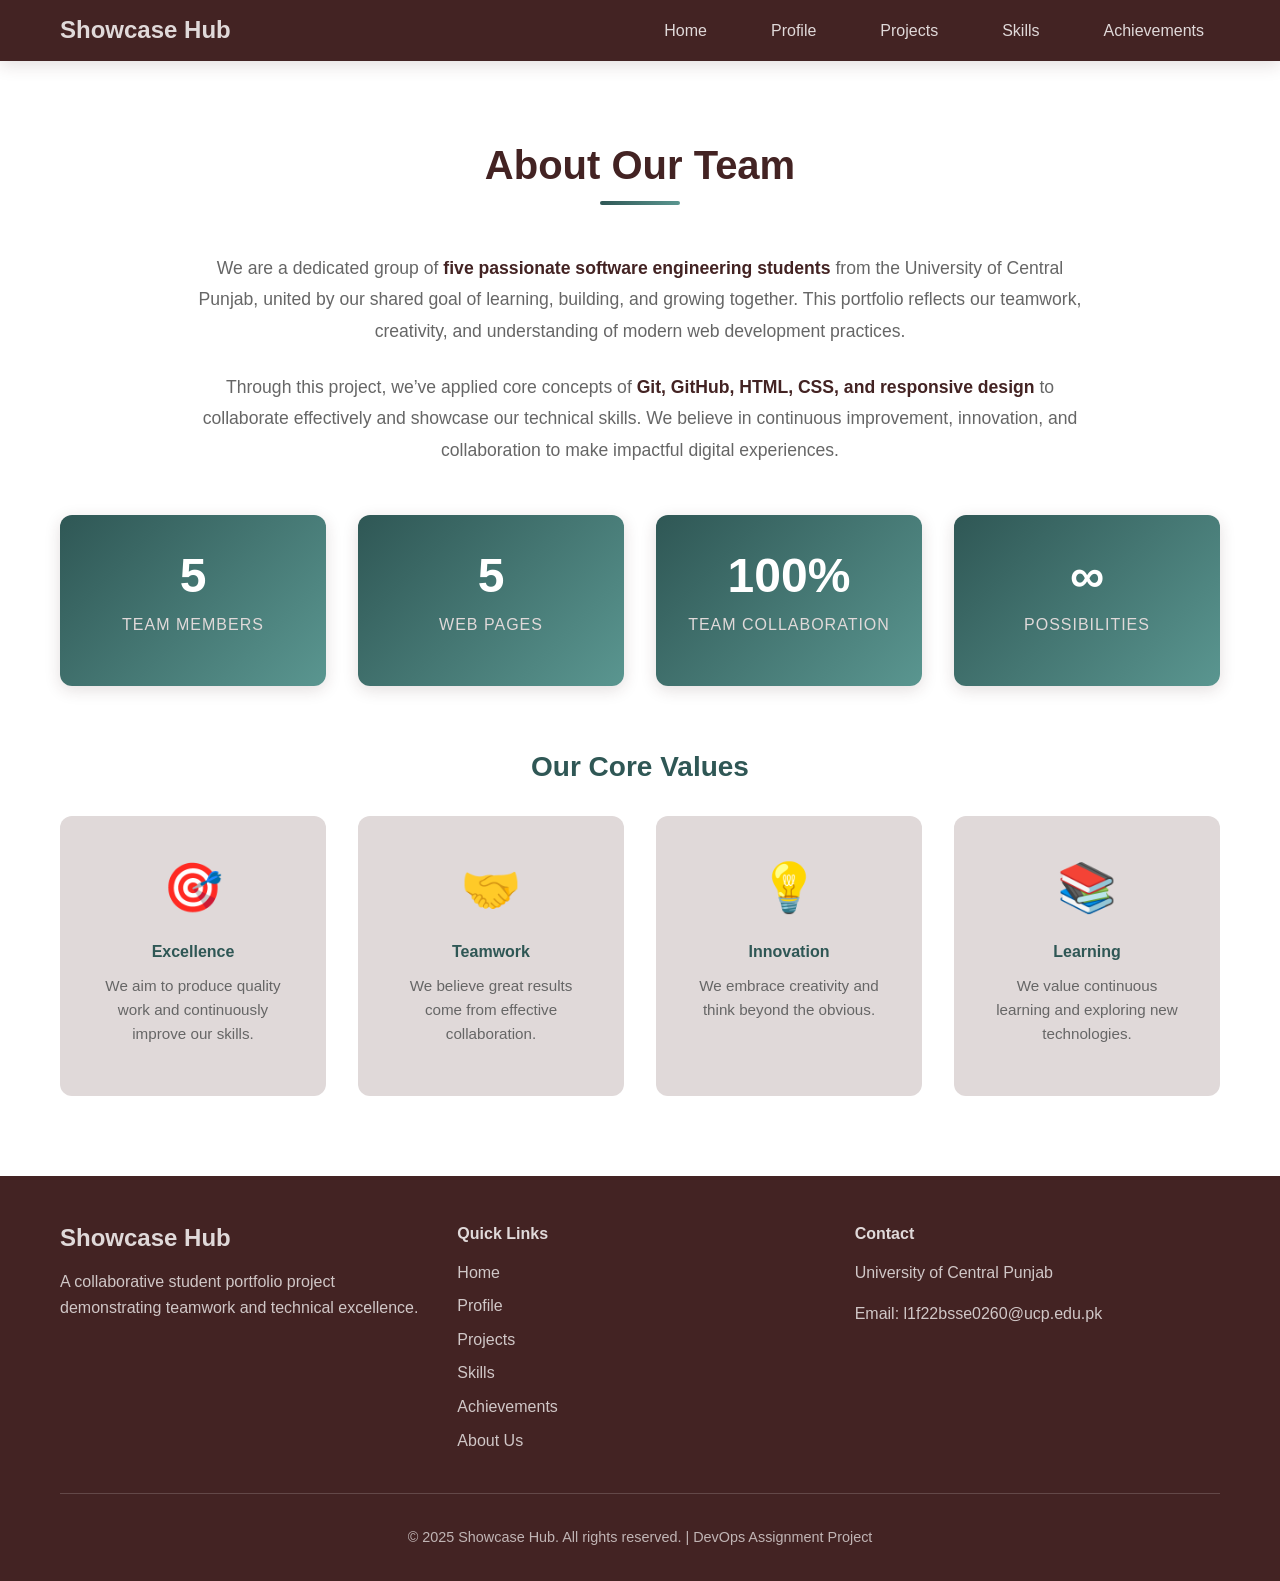
<file: src/about.html>
<!DOCTYPE html>
<html lang="en">

<head>
    <meta charset="UTF-8">
    <meta name="viewport" content="width=device-width, initial-scale=1.0">
    <title>Showcase Hub - About Us</title>
    <link href="../styles/style.css" rel="stylesheet">
</head>

<body>
    <!-- Navigation Bar -->
    <nav class="navbar">
        <div class="nav-container">
            <div class="logo">
                <h1>Showcase Hub</h1>
            </div>
            <ul class="nav-links">
                <li><a href="index.html">Home</a></li>
                <li><a href="profile.html">Profile</a></li>
                <li><a href="projects.html">Projects</a></li>
                <li><a href="skills.html">Skills</a></li>
                <li><a href="achievements.html">Achievements</a></li>
            </ul>
            <div class="hamburger">
                <span></span>
                <span></span>
                <span></span>
            </div>
        </div>
    </nav>

    <!-- About Team Section -->
    <section class="about-team">
        <div class="container fade-in">
            <h2 class="section-title">About Our Team</h2>

            <div class="team-intro">
                <p class="team-description">
                    We are a dedicated group of <strong>five passionate software engineering students</strong> from the
                    University of Central Punjab,
                    united by our shared goal of learning, building, and growing together. This portfolio reflects our
                    teamwork,
                    creativity, and understanding of modern web development practices.
                </p>
                <p class="team-description">
                    Through this project, we’ve applied core concepts of <strong>Git, GitHub, HTML, CSS, and responsive
                        design</strong>
                    to collaborate effectively and showcase our technical skills. We believe in continuous improvement,
                    innovation, and collaboration to make impactful digital experiences.
                </p>
            </div>

            <div class="team-stats">
                <div class="stat-card">
                    <h3 class="stat-number">5</h3>
                    <p class="stat-label">Team Members</p>
                </div>
                <div class="stat-card">
                    <h3 class="stat-number">5</h3>
                    <p class="stat-label">Web Pages</p>
                </div>
                <div class="stat-card">
                    <h3 class="stat-number">100%</h3>
                    <p class="stat-label">Team Collaboration</p>
                </div>
                <div class="stat-card">
                    <h3 class="stat-number">∞</h3>
                    <p class="stat-label">Possibilities</p>
                </div>
            </div>

            <div class="team-values">
                <h3 class="subsection-title">Our Core Values</h3>
                <div class="values-grid">
                    <div class="value-card">
                        <div class="value-icon">🎯</div>
                        <h4>Excellence</h4>
                        <p>We aim to produce quality work and continuously improve our skills.</p>
                    </div>
                    <div class="value-card">
                        <div class="value-icon">🤝</div>
                        <h4>Teamwork</h4>
                        <p>We believe great results come from effective collaboration.</p>
                    </div>
                    <div class="value-card">
                        <div class="value-icon">💡</div>
                        <h4>Innovation</h4>
                        <p>We embrace creativity and think beyond the obvious.</p>
                    </div>
                    <div class="value-card">
                        <div class="value-icon">📚</div>
                        <h4>Learning</h4>
                        <p>We value continuous learning and exploring new technologies.</p>
                    </div>
                </div>
            </div>
        </div>
    </section>

    <!-- Footer -->
    <footer class="footer">
        <div class="container">
            <div class="footer-content">
                <div class="footer-section">
                    <h3>Showcase Hub</h3>
                    <p>A collaborative student portfolio project demonstrating teamwork and technical excellence.</p>
                </div>
                <div class="footer-section">
                    <h4>Quick Links</h4>
                    <ul class="footer-links">
                        <li><a href="index.html">Home</a></li>
                        <li><a href="profile.html">Profile</a></li>
                        <li><a href="projects.html">Projects</a></li>
                        <li><a href="skills.html">Skills</a></li>
                        <li><a href="achievements.html">Achievements</a></li>
                        <li><a href="about.html">About Us</a></li>
                    </ul>
                </div>
                <div class="footer-section">
                    <h4>Contact</h4>
                    <p>University of Central Punjab</p>
                    <p>Email: l1f22bsse0260@ucp.edu.pk</p>
                </div>
            </div>
            <div class="footer-bottom">
                <p>&copy; 2025 Showcase Hub. All rights reserved. | DevOps Assignment Project</p>
            </div>
        </div>
    </footer>

    <script>
        // Mobile menu toggle
        const hamburger = document.querySelector('.hamburger');
        const navLinks = document.querySelector('.nav-links');

        hamburger.addEventListener('click', () => {
            navLinks.classList.toggle('active');
            hamburger.classList.toggle('active');
        });
    </script>
</body>

</html>
</file>
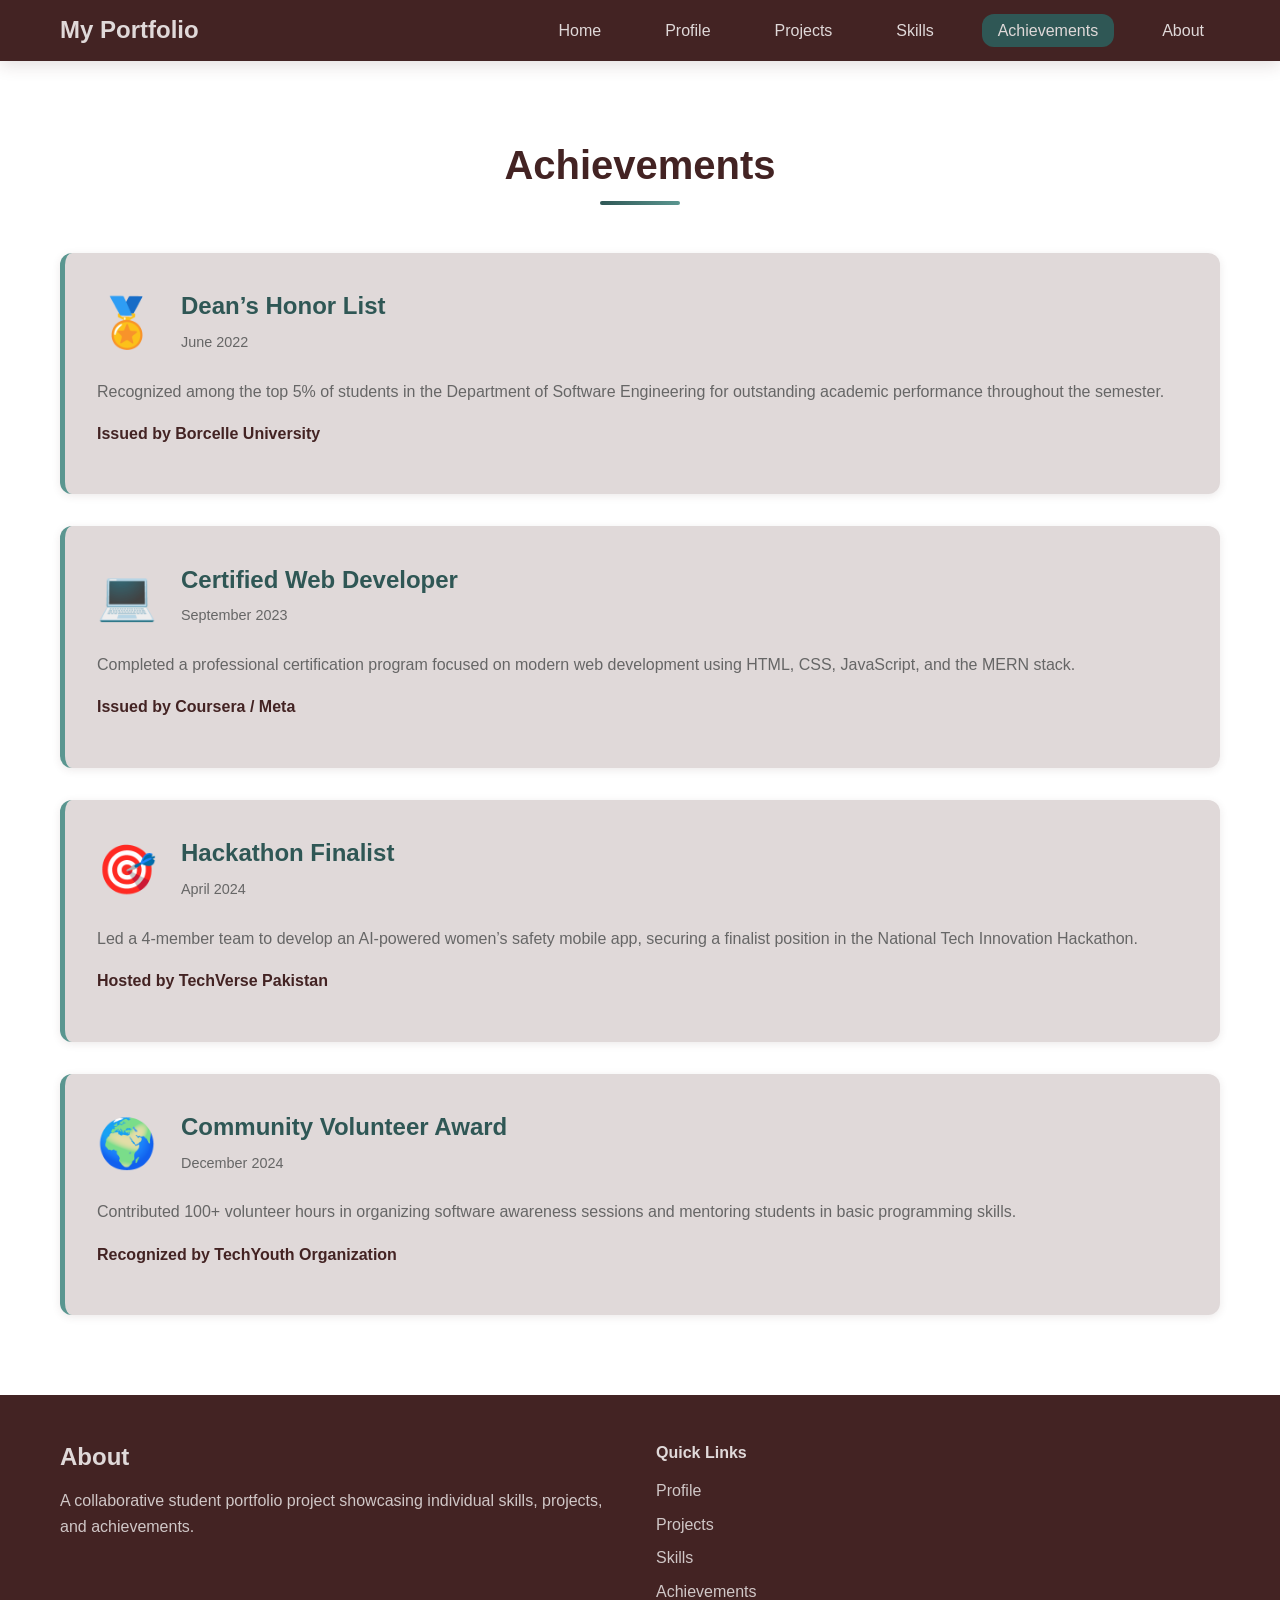
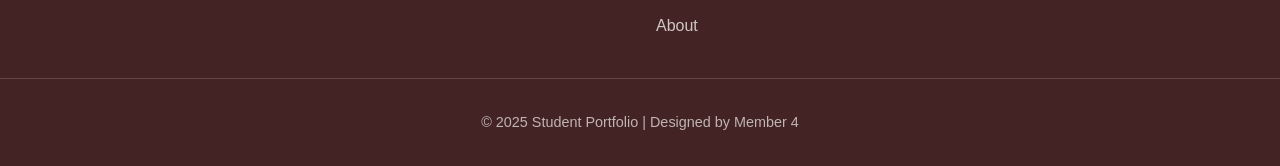
<file: src/achievements.html>
<!DOCTYPE html>
<html lang="en">
<head>
    <meta charset="UTF-8">
    <meta name="viewport" content="width=device-width, initial-scale=1.0">
    <title>Achievements | Student Portfolio</title>
    <link rel="stylesheet" href="../styles/style.css">
</head>
<body>

    <!-- ================= NAVBAR ================= -->
    <nav class="navbar">
        <div class="nav-container">
            <div class="logo">
                <h1>My Portfolio</h1>
            </div>
            <ul class="nav-links">
                <li><a href="index.html">Home</a></li>
                <li><a href="profile.html">Profile</a></li>
                <li><a href="projects.html">Projects</a></li>
                <li><a href="skills.html">Skills</a></li>
                <li><a href="achievements.html" class="active">Achievements</a></li>
                <li><a href="about.html">About</a></li>
            </ul>
            <div class="hamburger">
                <span></span><span></span><span></span>
            </div>
        </div>
    </nav>

    <!-- ================= ACHIEVEMENTS SECTION ================= -->
    <section class="achievements-section fade-in">
        <div class="container">
            <h2 class="section-title">Achievements</h2>

            <div class="achievements-grid">

                <!-- Achievement 1 -->
                <div class="achievement-card slide-in-left">
                    <div class="achievement-header">
                        <div class="achievement-icon">🏅</div>
                        <div>
                            <h3>Dean’s Honor List</h3>
                            <span class="achievement-date">June 2022</span>
                        </div>
                    </div>
                    <p class="achievement-description">
                        Recognized among the top 5% of students in the Department of Software Engineering for outstanding academic performance throughout the semester.
                    </p>
                    <p class="achievement-issuer">Issued by Borcelle University</p>
                </div>

                <!-- Achievement 2 -->
                <div class="achievement-card slide-in-right">
                    <div class="achievement-header">
                        <div class="achievement-icon">💻</div>
                        <div>
                            <h3>Certified Web Developer</h3>
                            <span class="achievement-date">September 2023</span>
                        </div>
                    </div>
                    <p class="achievement-description">
                        Completed a professional certification program focused on modern web development using HTML, CSS, JavaScript, and the MERN stack.
                    </p>
                    <p class="achievement-issuer">Issued by Coursera / Meta</p>
                </div>

                <!-- Achievement 3 -->
                <div class="achievement-card slide-in-left">
                    <div class="achievement-header">
                        <div class="achievement-icon">🎯</div>
                        <div>
                            <h3>Hackathon Finalist</h3>
                            <span class="achievement-date">April 2024</span>
                        </div>
                    </div>
                    <p class="achievement-description">
                        Led a 4-member team to develop an AI-powered women’s safety mobile app, securing a finalist position in the National Tech Innovation Hackathon.
                    </p>
                    <p class="achievement-issuer">Hosted by TechVerse Pakistan</p>
                </div>

                <!-- Achievement 4 -->
                <div class="achievement-card slide-in-right">
                    <div class="achievement-header">
                        <div class="achievement-icon">🌍</div>
                        <div>
                            <h3>Community Volunteer Award</h3>
                            <span class="achievement-date">December 2024</span>
                        </div>
                    </div>
                    <p class="achievement-description">
                        Contributed 100+ volunteer hours in organizing software awareness sessions and mentoring students in basic programming skills.
                    </p>
                    <p class="achievement-issuer">Recognized by TechYouth Organization</p>
                </div>

            </div>
        </div>
    </section>

    <!-- ================= FOOTER ================= -->
    <footer class="footer">
        <div class="container footer-content">
            <div class="footer-section">
                <h3>About</h3>
                <p>A collaborative student portfolio project showcasing individual skills, projects, and achievements.</p>
            </div>
            <div class="footer-section">
                <h4>Quick Links</h4>
                <ul class="footer-links">
                    <li><a href="profile.html">Profile</a></li>
                    <li><a href="projects.html">Projects</a></li>
                    <li><a href="skills.html">Skills</a></li>
                    <li><a href="achievements.html">Achievements</a></li>
                    <li><a href="about.html">About</a></li>
                </ul>
            </div>
        </div>
        <div class="footer-bottom">
            <p>© 2025 Student Portfolio | Designed by Member 4</p>
        </div>
    </footer>

    <!-- ================= SCRIPT ================= -->
    <script>
        const hamburger = document.querySelector('.hamburger');
        const navLinks = document.querySelector('.nav-links');
        hamburger.addEventListener('click', () => {
            hamburger.classList.toggle('active');
            navLinks.classList.toggle('active');
        });
    </script>

</body>
</html>
</file>
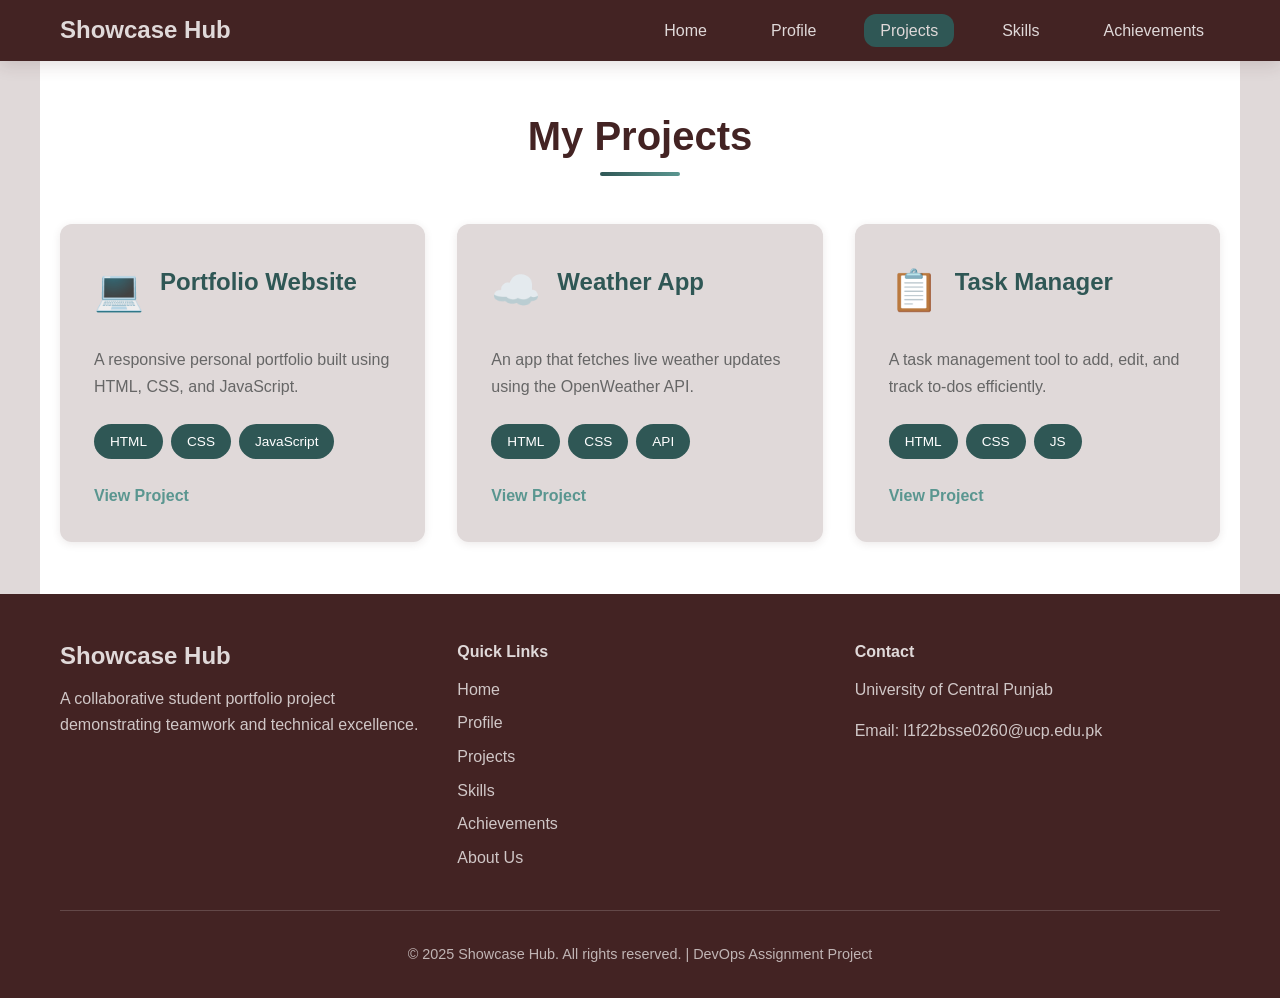
<file: src/projects.html>
<!DOCTYPE html>
<html lang="en">
<head>
    <meta charset="UTF-8">
    <meta name="viewport" content="width=device-width, initial-scale=1.0">
    <title>Showcase Hub - Projects</title>
    <link href="../styles/style.css" rel="stylesheet">
</head>
<body>
    <!-- Navigation Bar -->
    <nav class="navbar">
        <div class="nav-container">
            <div class="logo">
                <h1>Showcase Hub</h1>
            </div>
            <ul class="nav-links">
                <li><a href="index.html">Home</a></li>
                <li><a href="profile.html">Profile</a></li>
                <li><a href="projects.html" class="active">Projects</a></li>
                <li><a href="skills.html">Skills</a></li>
                <li><a href="achievements.html">Achievements</a></li>
            </ul>
            <div class="hamburger">
                <span></span>
                <span></span>
                <span></span>
            </div>
        </div>
    </nav>

    <!-- Projects Section -->
  <section class="projects-section container fade-in">
    <br><br>
    <h2 class="section-title">My Projects</h2>

    <div class="projects-grid">
      <div class="project-card slide-in-left">
        <div class="project-header">
          <span class="project-icon">💻</span>
          <h3>Portfolio Website</h3>
        </div>
        <p class="project-description">
          A responsive personal portfolio built using HTML, CSS, and JavaScript.
        </p>
        <div class="tech-stack">
          <span class="tech-tag">HTML</span>
          <span class="tech-tag">CSS</span>
          <span class="tech-tag">JavaScript</span>
        </div>
        <a href="#" class="project-link">View Project</a>
      </div>

      <div class="project-card slide-in-right">
        <div class="project-header">
          <span class="project-icon">☁️</span>
          <h3>Weather App</h3>
        </div>
        <p class="project-description">
          An app that fetches live weather updates using the OpenWeather API.
        </p>
        <div class="tech-stack">
          <span class="tech-tag">HTML</span>
          <span class="tech-tag">CSS</span>
          <span class="tech-tag">API</span>
        </div>
        <a href="#" class="project-link">View Project</a>
      </div>

      <div class="project-card slide-in-left">
        <div class="project-header">
          <span class="project-icon">📋</span>
          <h3>Task Manager</h3>
        </div>
        <p class="project-description">
          A task management tool to add, edit, and track to-dos efficiently.
        </p>
        <div class="tech-stack">
          <span class="tech-tag">HTML</span>
          <span class="tech-tag">CSS</span>
          <span class="tech-tag">JS</span>
        </div>
        <a href="#" class="project-link">View Project</a>
      </div>
    </div>
    <br><br>
  </section>

   <!-- Footer -->
    <footer class="footer">
        <div class="container">
            <div class="footer-content">
                <div class="footer-section">
                    <h3>Showcase Hub</h3>
                    <p>A collaborative student portfolio project demonstrating teamwork and technical excellence.</p>
                </div>
                <div class="footer-section">
                    <h4>Quick Links</h4>
                    <ul class="footer-links">
                        <li><a href="index.html">Home</a></li>
                        <li><a href="profile.html">Profile</a></li>
                        <li><a href="projects.html">Projects</a></li>
                        <li><a href="skills.html">Skills</a></li>
                        <li><a href="achievements.html">Achievements</a></li>
                        <li><a href="about.html">About Us</a></li>
                    </ul>
                </div>
                <div class="footer-section">
                    <h4>Contact</h4>
                    <p>University of Central Punjab</p>
                    <p>Email: l1f22bsse0260@ucp.edu.pk</p>
                </div>
            </div>
            <div class="footer-bottom">
                <p>&copy; 2025 Showcase Hub. All rights reserved. | DevOps Assignment Project</p>
            </div>
        </div>
    </footer>

    <script>
        // Mobile menu toggle
        const hamburger = document.querySelector('.hamburger');
        const navLinks = document.querySelector('.nav-links');

        hamburger.addEventListener('click', () => {
            navLinks.classList.toggle('active');
            hamburger.classList.toggle('active');
        });
    </script>
</body>
</html>
</file>
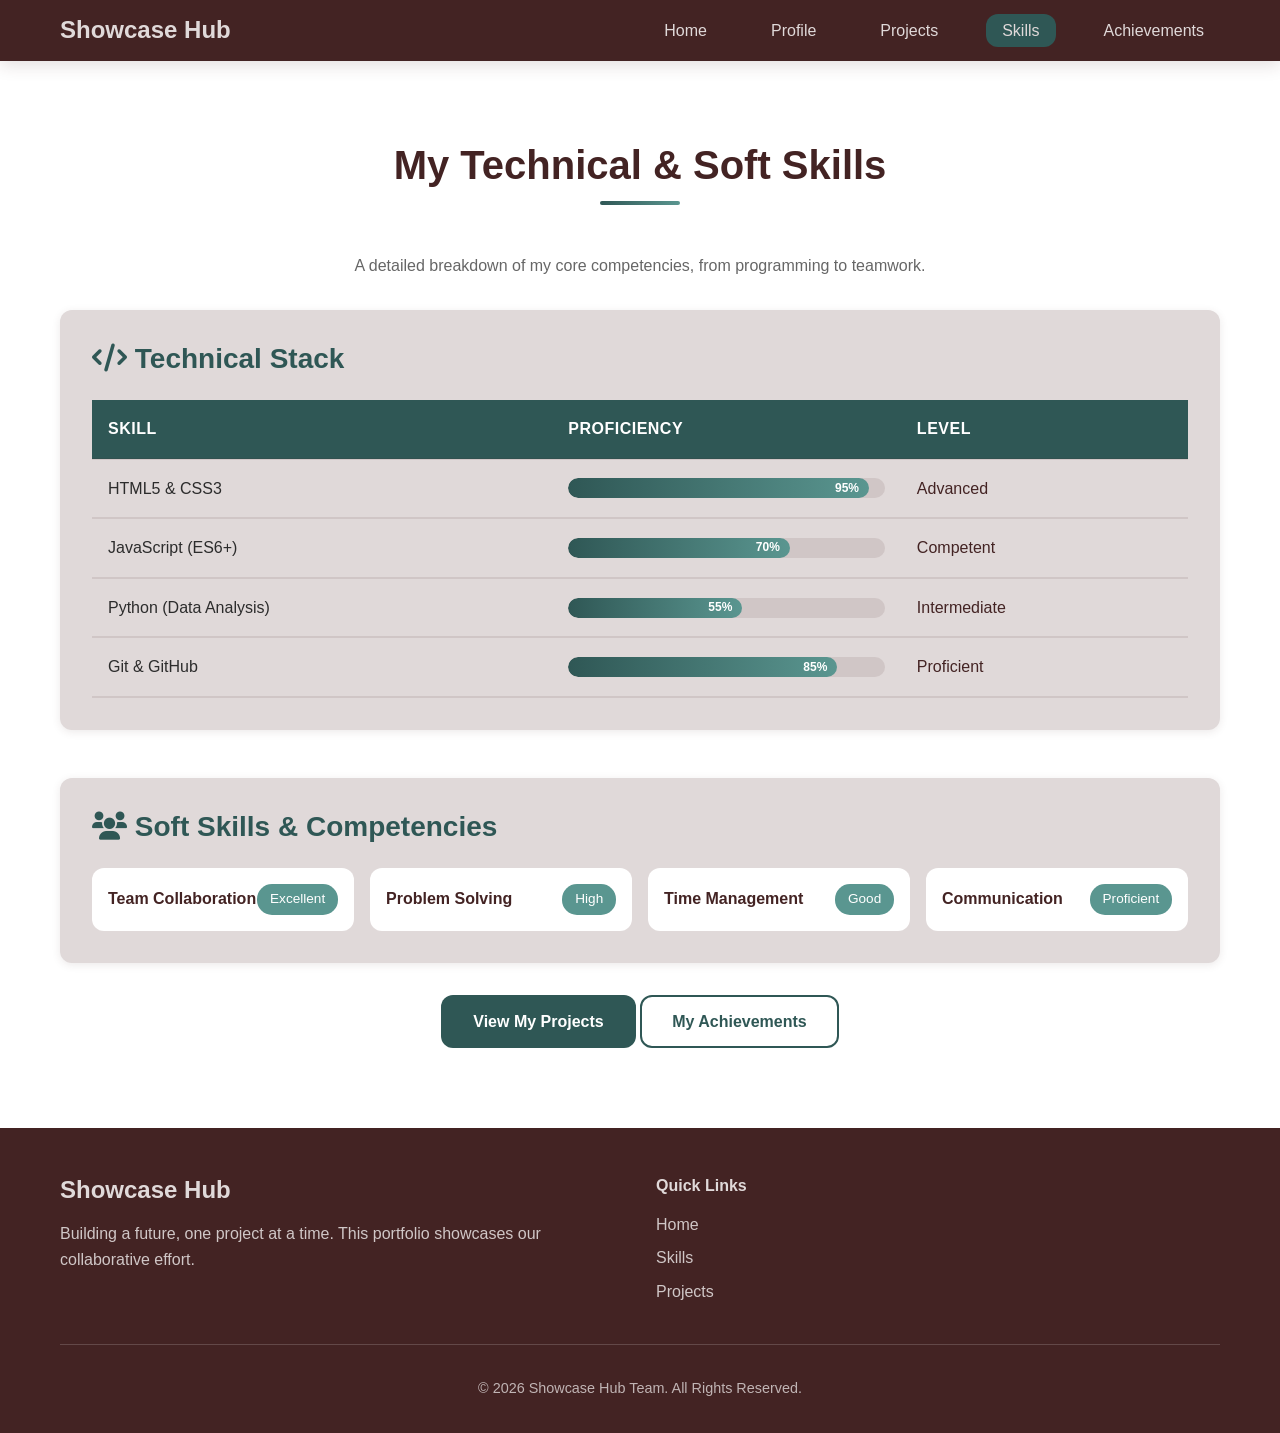
<file: src/skills.html>
<!DOCTYPE html>
<html lang="en">
<head>
    <meta charset="UTF-8">
    <meta name="viewport" content="width=device-width, initial-scale=1.0">
    <title>Skills - Showcase Hub</title>
    <link rel="stylesheet" href="../styles/style.css">
    <link rel="stylesheet" href="https://cdnjs.cloudflare.com/ajax/libs/font-awesome/6.0.0-beta3/css/all.min.css">
</head>
<body>

    <header>
        <nav class="navbar">
            <div class="nav-container">
                <div class="logo"><h1>Showcase Hub</h1></div>
                <ul class="nav-links">
                    <li><a href="index.html">Home</a></li>
                    <li><a href="profile.html">Profile</a></li>
                    <li><a href="projects.html">Projects</a></li>
                    <li><a href="skills.html" class="active">Skills</a></li>
                    <li><a href="achievements.html">Achievements</a></li>
                </ul>
                <div class="hamburger">
                    <span></span>
                    <span></span>
                    <span></span>
                </div>
            </div>
        </nav>
    </header>
    <main>
        <section class="skills-section">
            <div class="container fade-in">
                <h2 class="section-title">My Technical & Soft Skills</h2>
                <p class="text-center mb-4">A detailed breakdown of my core competencies, from programming to teamwork.</p>

                <div class="skills-categories">
                    <div class="skill-category">
                        <h3><i class="fas fa-code text-secondary"></i> Technical Stack</h3>
                        <table class="skills-table">
                            <thead>
                                <tr>
                                    <th>Skill</th>
                                    <th>Proficiency</th>
                                    <th>Level</th>
                                </tr>
                            </thead>
                            <tbody>
                                <tr>
                                    <td>HTML5 & CSS3</td>
                                    <td>
                                        <div class="skill-bar-container">
                                            <div class="skill-bar" style="width: 95%;">95%</div>
                                        </div>
                                    </td>
                                    <td class="text-primary">Advanced</td>
                                </tr>
                                <tr>
                                    <td>JavaScript (ES6+)</td>
                                    <td>
                                        <div class="skill-bar-container">
                                            <div class="skill-bar" style="width: 70%;">70%</div>
                                        </div>
                                    </td>
                                    <td class="text-primary">Competent</td>
                                </tr>
                                <tr>
                                    <td>Python (Data Analysis)</td>
                                    <td>
                                        <div class="skill-bar-container">
                                            <div class="skill-bar" style="width: 55%;">55%</div>
                                        </div>
                                    </td>
                                    <td class="text-primary">Intermediate</td>
                                </tr>
                                <tr>
                                    <td>Git & GitHub</td>
                                    <td>
                                        <div class="skill-bar-container">
                                            <div class="skill-bar" style="width: 85%;">85%</div>
                                        </div>
                                    </td>
                                    <td class="text-primary">Proficient</td>
                                </tr>
                                </tbody>
                        </table>
                    </div>

                    <div class="skill-category">
                        <h3><i class="fas fa-users text-secondary"></i> Soft Skills & Competencies</h3>
                        <div class="skills-list">
                            <div class="skill-item">
                                <span class="skill-name">Team Collaboration</span>
                                <span class="skill-level">Excellent</span>
                            </div>
                            <div class="skill-item">
                                <span class="skill-name">Problem Solving</span>
                                <span class="skill-level">High</span>
                            </div>
                            <div class="skill-item">
                                <span class="skill-name">Time Management</span>
                                <span class="skill-level">Good</span>
                            </div>
                            <div class="skill-item">
                                <span class="skill-name">Communication</span>
                                <span class="skill-level">Proficient</span>
                            </div>
                            </div>
                    </div>
                </div>

                <div class="text-center mt-4">
                    <a href="projects.html" class="btn btn-primary">View My Projects</a>
                    <a href="achievements.html" class="btn btn-secondary">My Achievements</a>
                </div>

            </div>
        </section>
    </main>

    <footer class="footer">
        <div class="container">
            <div class="footer-content">
                <div class="footer-section">
                    <h3>Showcase Hub</h3>
                    <p>Building a future, one project at a time. This portfolio showcases our collaborative effort.</p>
                </div>
                <div class="footer-section">
                    <h4>Quick Links</h4>
                    <ul class="footer-links">
                        <li><a href="index.html">Home</a></li>
                        <li><a href="skills.html">Skills</a></li>
                        <li><a href="projects.html">Projects</a></li>
                    </ul>
                </div>
            </div>
            <div class="footer-bottom">
                <p>&copy; <script>document.write(new Date().getFullYear())</script> Showcase Hub Team. All Rights Reserved.</p>
            </div>
        </div>
    </footer>

    <script>
        document.addEventListener('DOMContentLoaded', () => {
            const hamburger = document.querySelector('.hamburger');
            const navLinks = document.querySelector('.nav-links');

            if (hamburger && navLinks) {
                hamburger.addEventListener('click', () => {
                    navLinks.classList.toggle('active');
                    hamburger.classList.toggle('active');
                });
            }
        });
    </script>
</body>
</html>
</file>
<file: styles/style.css>
/* ==========================================
   GLOBAL STYLES & CSS RESET
   ========================================== */

* {
    margin: 0;
    padding: 0;
    box-sizing: border-box;
}

:root {
    --color-primary: #432323;
    --color-secondary: #2F5755;
    --color-accent: #5A9690;
    --color-light: #E0D9D9;
    --color-white: #FFFFFF;
    --color-text: #2C2C2C;
    --color-text-light: #666666;
    
    --shadow-sm: 0 2px 8px rgba(67, 35, 35, 0.1);
    --shadow-md: 0 4px 16px rgba(67, 35, 35, 0.15);
    --shadow-lg: 0 8px 24px rgba(67, 35, 35, 0.2);
    
    --transition: all 0.3s ease;
    --border-radius: 12px;
}

body {
    font-family: 'Segoe UI', Tahoma, Geneva, Verdana, sans-serif;
    line-height: 1.6;
    color: var(--color-text);
    background-color: var(--color-light);
    overflow-x: hidden;
}

img {
    max-width: 100%;
    height: auto;
    display: block;
}

a {
    text-decoration: none;
    color: inherit;
}

ul {
    list-style: none;
}

/* ==========================================
   TYPOGRAPHY
   ========================================== */

h1, h2, h3, h4, h5, h6 {
    font-weight: 700;
    line-height: 1.2;
    color: var(--color-primary);
}

h1 {
    font-size: 2.5rem;
}

h2 {
    font-size: 2rem;
}

h3 {
    font-size: 1.5rem;
}

p {
    margin-bottom: 1rem;
    color: var(--color-text-light);
}

strong {
    font-weight: 700;
    color: var(--color-primary);
}

/* ==========================================
   CONTAINER & LAYOUT
   ========================================== */

.container {
    max-width: 1200px;
    margin: 0 auto;
    padding: 0 20px;
}

section {
    padding: 80px 0;
}

/* ==========================================
   NAVIGATION BAR
   ========================================== */

.navbar {
    background-color: var(--color-primary);
    padding: 1rem 0;
    position: sticky;
    top: 0;
    z-index: 1000;
    box-shadow: var(--shadow-md);
}

.nav-container {
    max-width: 1200px;
    margin: 0 auto;
    padding: 0 20px;
    display: flex;
    justify-content: space-between;
    align-items: center;
}

.logo h1 {
    color: var(--color-light);
    font-size: 1.5rem;
    font-weight: 700;
}

.nav-links {
    display: flex;
    gap: 2rem;
    align-items: center;
}

.nav-links li a {
    color: var(--color-light);
    font-weight: 500;
    padding: 0.5rem 1rem;
    border-radius: var(--border-radius);
    transition: var(--transition);
}

.nav-links li a:hover,
.nav-links li a.active {
    background-color: var(--color-secondary);
    transform: translateY(-2px);
}

.hamburger {
    display: none;
    flex-direction: column;
    gap: 4px;
    cursor: pointer;
    padding: 5px;
}

.hamburger span {
    width: 25px;
    height: 3px;
    background-color: var(--color-light);
    border-radius: 2px;
    transition: var(--transition);
}

/* ==========================================
   BUTTONS
   ========================================== */

.btn {
    display: inline-block;
    padding: 12px 30px;
    border-radius: var(--border-radius);
    font-weight: 600;
    text-align: center;
    transition: var(--transition);
    cursor: pointer;
    border: 2px solid transparent;
}

.btn-primary {
    background-color: var(--color-secondary);
    color: var(--color-white);
}

.btn-primary:hover {
    background-color: var(--color-accent);
    transform: translateY(-3px);
    box-shadow: var(--shadow-md);
}

.btn-secondary {
    background-color: transparent;
    color: var(--color-secondary);
    border: 2px solid var(--color-secondary);
}

.btn-secondary:hover {
    background-color: var(--color-secondary);
    color: var(--color-white);
    transform: translateY(-3px);
}

/* ==========================================
   HERO SECTION
   ========================================== */

.hero {
    display: grid;
    grid-template-columns: 1fr 1fr;
    gap: 3rem;
    align-items: center;
    padding: 80px 20px;
    max-width: 1200px;
    margin: 0 auto;
    min-height: 500px;
}

.hero-content {
    padding: 2rem;
}

.hero-title {
    font-size: 3rem;
    color: var(--color-primary);
    margin-bottom: 1rem;
    line-height: 1.1;
}

.hero-subtitle {
    font-size: 1.25rem;
    color: var(--color-text-light);
    margin-bottom: 2rem;
}

.hero-buttons {
    display: flex;
    gap: 1rem;
    flex-wrap: wrap;
}

.hero-image img {
    border-radius: var(--border-radius);
    box-shadow: var(--shadow-lg);
    width: 100%;
    object-fit: cover;
    max-height: 400px;
}

/* ==========================================
   SECTION TITLES
   ========================================== */

.section-title {
    text-align: center;
    font-size: 2.5rem;
    color: var(--color-primary);
    margin-bottom: 3rem;
    position: relative;
    padding-bottom: 1rem;
}

.section-title::after {
    content: '';
    position: absolute;
    bottom: 0;
    left: 50%;
    transform: translateX(-50%);
    width: 80px;
    height: 4px;
    background: linear-gradient(to right, var(--color-secondary), var(--color-accent));
    border-radius: 2px;
}

.subsection-title {
    font-size: 1.75rem;
    color: var(--color-secondary);
    margin-bottom: 2rem;
    text-align: center;
}

/* ==========================================
   ABOUT TEAM SECTION
   ========================================== */

.about-team {
    background-color: var(--color-white);
}

.team-intro {
    max-width: 900px;
    margin: 0 auto 3rem;
    text-align: center;
}

.team-description {
    font-size: 1.1rem;
    line-height: 1.8;
    margin-bottom: 1.5rem;
}

.team-stats {
    display: grid;
    grid-template-columns: repeat(auto-fit, minmax(200px, 1fr));
    gap: 2rem;
    margin-bottom: 4rem;
}

.stat-card {
    background: linear-gradient(135deg, var(--color-secondary), var(--color-accent));
    padding: 2rem;
    border-radius: var(--border-radius);
    text-align: center;
    color: var(--color-white);
    box-shadow: var(--shadow-md);
    transition: var(--transition);
}

.stat-card:hover {
    transform: translateY(-8px);
    box-shadow: var(--shadow-lg);
}

.stat-number {
    font-size: 3rem;
    font-weight: 800;
    margin-bottom: 0.5rem;
    color: var(--color-white);
}

.stat-label {
    font-size: 1rem;
    font-weight: 500;
    text-transform: uppercase;
    letter-spacing: 1px;
    color: var(--color-light);
}

.team-values {
    margin-top: 4rem;
}

.values-grid {
    display: grid;
    grid-template-columns: repeat(auto-fit, minmax(250px, 1fr));
    gap: 2rem;
}

.value-card {
    background-color: var(--color-light);
    padding: 2rem;
    border-radius: var(--border-radius);
    text-align: center;
    transition: var(--transition);
    border: 2px solid transparent;
}

.value-card:hover {
    border-color: var(--color-accent);
    transform: translateY(-5px);
    box-shadow: var(--shadow-md);
}

.value-icon {
    font-size: 3rem;
    margin-bottom: 1rem;
}

.value-card h4 {
    color: var(--color-secondary);
    margin-bottom: 0.75rem;
}

.value-card p {
    font-size: 0.95rem;
    line-height: 1.6;
}

/* Simple Responsive Design */
@media (max-width: 768px) {
  .nav-links {
    position: fixed;
    left: -100%;
    top: 70px;
    flex-direction: column;
    background: var(--color-primary);
    width: 100%;
    text-align: center;
    transition: var(--transition);
    padding: 1.5rem 0;
  }

  .nav-links.active { left: 0; }

  .projects-grid,
  .team-stats,
  .values-grid,
  .profile-container {
    grid-template-columns: 1fr;
    gap: 1.5rem;
  }

  .section-title { font-size: 1.75rem; }
  .project-card { padding: 1.5rem; }
  .footer-content { grid-template-columns: 1fr; text-align: center; }
}

/* ==========================================
   QUICK NAVIGATION CARDS
   ========================================== */

.quick-nav {
    background-color: var(--color-light);
}

.nav-cards {
    display: grid;
    grid-template-columns: repeat(auto-fit, minmax(280px, 1fr));
    gap: 2rem;
}

.nav-card {
    background-color: var(--color-white);
    border-radius: var(--border-radius);
    overflow: hidden;
    box-shadow: var(--shadow-sm);
    transition: var(--transition);
    cursor: pointer;
}

.nav-card:hover {
    transform: translateY(-10px);
    box-shadow: var(--shadow-lg);
}

.nav-card img {
    width: 100%;
    height: 200px;
    object-fit: cover;
}

.nav-card-content {
    padding: 1.5rem;
}

.nav-card-content h3 {
    color: var(--color-secondary);
    margin-bottom: 0.75rem;
    font-size: 1.5rem;
}

.nav-card-content p {
    font-size: 0.95rem;
    color: var(--color-text-light);
}

/* ==========================================
   PROFILE PAGE STYLES
   ========================================== */

.profile-section {
    background-color: var(--color-white);
}

.profile-container {
    display: grid;
    grid-template-columns: 1fr 2fr;
    gap: 3rem;
    align-items: start;
}

.profile-image-wrapper {
    text-align: center;
}

.profile-image {
    width: 100%;
    max-width: 350px;
    border-radius: var(--border-radius);
    box-shadow: var(--shadow-lg);
    margin-bottom: 1.5rem;
}

.profile-details h3 {
    color: var(--color-secondary);
    margin-bottom: 1rem;
    font-size: 1.75rem;
}

.profile-details p {
    margin-bottom: 1rem;
    line-height: 1.8;
}

.info-card {
    background-color: var(--color-light);
    padding: 1.5rem;
    border-radius: var(--border-radius);
    margin-bottom: 1.5rem;
}

.info-card h4 {
    color: var(--color-primary);
    margin-bottom: 1rem;
}

.info-list {
    list-style: none;
}

.info-list li {
    padding: 0.5rem 0;
    border-bottom: 1px solid rgba(67, 35, 35, 0.1);
}

.info-list li:last-child {
    border-bottom: none;
}

/* ==========================================
   PROJECTS PAGE STYLES
   ========================================== */

.projects-section {
    background-color: var(--color-white);
}

.projects-grid {
    display: grid;
    grid-template-columns: repeat(auto-fit, minmax(320px, 1fr));
    gap: 2rem;
}

.project-card {
    background-color: var(--color-light);
    border-radius: var(--border-radius);
    padding: 2rem;
    box-shadow: var(--shadow-sm);
    transition: var(--transition);
    border: 2px solid transparent;
}

.project-card:hover {
    border-color: var(--color-accent);
    transform: translateY(-5px);
    box-shadow: var(--shadow-md);
}

.project-header {
    display: flex;
    align-items: center;
    gap: 1rem;
    margin-bottom: 1.5rem;
}

.project-icon {
    font-size: 2.5rem;
}

.project-card h3 {
    color: var(--color-secondary);
    margin-bottom: 1rem;
}

.project-description {
    margin-bottom: 1.5rem;
    line-height: 1.7;
}

.tech-stack {
    display: flex;
    flex-wrap: wrap;
    gap: 0.5rem;
    margin-bottom: 1.5rem;
}

.tech-tag {
    background-color: var(--color-secondary);
    color: var(--color-white);
    padding: 0.4rem 1rem;
    border-radius: 20px;
    font-size: 0.85rem;
    font-weight: 500;
}

.project-link {
    color: var(--color-accent);
    font-weight: 600;
    transition: var(--transition);
}

.project-link:hover {
    color: var(--color-secondary);
    text-decoration: underline;
}

/* ==========================================
   SIMPLE RESPONSIVE DESIGN FOR PROJECTS PAGE
   ========================================== */
@media (max-width: 768px) {
  .projects-grid {
    grid-template-columns: 1fr;
    gap: 1.5rem;
    padding: 0 1rem;
  }

  .project-card {
    padding: 1.5rem;
  }

  .section-title {
    font-size: 1.75rem;
    text-align: center;
  }

  .project-description {
    font-size: 0.95rem;
  }
}


/* ==========================================
   SKILLS PAGE STYLES
   ========================================== */

.skills-section {
    background-color: var(--color-white);
}

.skills-categories {
    display: grid;
    gap: 3rem;
}

.skill-category {
    background-color: var(--color-light);
    padding: 2rem;
    border-radius: var(--border-radius);
    box-shadow: var(--shadow-sm);
}

.skill-category h3 {
    color: var(--color-secondary);
    margin-bottom: 1.5rem;
    font-size: 1.75rem;
}

.skills-table {
    width: 100%;
    border-collapse: collapse;
}

.skills-table th,
.skills-table td {
    padding: 1rem;
    text-align: left;
    border-bottom: 2px solid rgba(67, 35, 35, 0.1);
}

.skills-table th {
    background-color: var(--color-secondary);
    color: var(--color-white);
    font-weight: 600;
    text-transform: uppercase;
    letter-spacing: 0.5px;
}

.skills-table tr:hover {
    background-color: rgba(90, 150, 144, 0.1);
}

.skill-bar-container {
    background-color: rgba(67, 35, 35, 0.1);
    border-radius: 20px;
    height: 20px;
    overflow: hidden;
}

.skill-bar {
    background: linear-gradient(to right, var(--color-secondary), var(--color-accent));
    height: 100%;
    border-radius: 20px;
    transition: width 1s ease;
    display: flex;
    align-items: center;
    justify-content: flex-end;
    padding-right: 10px;
    color: var(--color-white);
    font-size: 0.75rem;
    font-weight: 600;
}

.skills-list {
    display: grid;
    grid-template-columns: repeat(auto-fit, minmax(250px, 1fr));
    gap: 1rem;
}

.skill-item {
    background-color: var(--color-white);
    padding: 1rem;
    border-radius: var(--border-radius);
    display: flex;
    justify-content: space-between;
    align-items: center;
    transition: var(--transition);
}

.skill-item:hover {
    transform: translateX(10px);
    box-shadow: var(--shadow-sm);
}

.skill-name {
    font-weight: 600;
    color: var(--color-primary);
}

.skill-level {
    background-color: var(--color-accent);
    color: var(--color-white);
    padding: 0.3rem 0.8rem;
    border-radius: 15px;
    font-size: 0.85rem;
    font-weight: 500;
}

/* ==========================================
   ACHIEVEMENTS PAGE STYLES
   ========================================== */

.achievements-section {
    background-color: var(--color-white);
}

.achievements-grid {
    display: grid;
    gap: 2rem;
}

.achievement-card {
    background-color: var(--color-light);
    padding: 2rem;
    border-radius: var(--border-radius);
    border-left: 5px solid var(--color-accent);
    box-shadow: var(--shadow-sm);
    transition: var(--transition);
}

.achievement-card:hover {
    transform: translateX(10px);
    box-shadow: var(--shadow-md);
    border-left-color: var(--color-secondary);
}

.achievement-header {
    display: flex;
    align-items: center;
    gap: 1.5rem;
    margin-bottom: 1rem;
}

.achievement-icon {
    font-size: 3rem;
    flex-shrink: 0;
}

.achievement-card h3 {
    color: var(--color-secondary);
    margin-bottom: 0.5rem;
}

.achievement-date {
    color: var(--color-text-light);
    font-size: 0.9rem;
    font-weight: 500;
}

.achievement-description {
    margin-top: 1rem;
    line-height: 1.7;
}

.achievement-issuer {
    margin-top: 1rem;
    font-weight: 600;
    color: var(--color-primary);
}

/* ==========================================
   FOOTER
   ========================================== */

.footer {
    background-color: var(--color-primary);
    color: var(--color-light);
    padding: 3rem 0 1rem;
}

.footer-content {
    display: grid;
    grid-template-columns: repeat(auto-fit, minmax(250px, 1fr));
    gap: 2rem;
    margin-bottom: 2rem;
}

.footer-section h3,
.footer-section h4 {
    color: var(--color-light);
    margin-bottom: 1rem;
}

.footer-section p {
    color: var(--color-light);
    opacity: 0.9;
    line-height: 1.6;
}

.footer-links li {
    margin-bottom: 0.5rem;
}

.footer-links a {
    color: var(--color-light);
    opacity: 0.9;
    transition: var(--transition);
}

.footer-links a:hover {
    opacity: 1;
    color: var(--color-accent);
    padding-left: 5px;
}

.footer-bottom {
    text-align: center;
    padding-top: 2rem;
    border-top: 1px solid rgba(224, 217, 217, 0.2);
}

.footer-bottom p {
    color: var(--color-light);
    opacity: 0.8;
    font-size: 0.9rem;
}

/* ==========================================
   RESPONSIVE DESIGN - MEDIA QUERIES
   ========================================== */

/* Tablet */
@media (max-width: 968px) {
    .hero {
        grid-template-columns: 1fr;
        padding: 60px 20px;
    }
    
    .hero-image {
        order: -1;
    }
    
    .hero-title {
        font-size: 2.5rem;
    }
    
    .profile-container {
        grid-template-columns: 1fr;
    }
    
    .profile-image-wrapper {
        margin-bottom: 2rem;
    }
    
    .team-stats {
        grid-template-columns: repeat(2, 1fr);
    }
    
    .values-grid {
        grid-template-columns: repeat(2, 1fr);
    }
    
    section {
        padding: 60px 0;
    }
    
    .section-title {
        font-size: 2rem;
    }
}

/* Mobile */
@media (max-width: 768px) {
    .hamburger {
        display: flex;
    }
    
    .nav-links {
        position: fixed;
        left: -100%;
        top: 70px;
        flex-direction: column;
        background-color: var(--color-primary);
        width: 100%;
        text-align: center;
        transition: var(--transition);
        box-shadow: var(--shadow-lg);
        padding: 2rem 0;
        gap: 0;
    }
    
    .nav-links.active {
        left: 0;
    }
    
    .nav-links li {
        width: 100%;
        padding: 0.5rem 0;
    }
    
    .nav-links li a {
        display: block;
        width: 100%;
        padding: 1rem;
    }
    
    .hamburger.active span:nth-child(1) {
        transform: rotate(45deg) translate(5px, 5px);
    }
    
    .hamburger.active span:nth-child(2) {
        opacity: 0;
    }
    
    .hamburger.active span:nth-child(3) {
        transform: rotate(-45deg) translate(7px, -6px);
    }
    
    .hero-title {
        font-size: 2rem;
    }
    
    .hero-subtitle {
        font-size: 1rem;
    }
    
    .hero-buttons {
        flex-direction: column;
    }
    
    .hero-buttons .btn {
        width: 100%;
    }
    
    .team-stats {
        grid-template-columns: 1fr;
    }
    
    .values-grid {
        grid-template-columns: 1fr;
    }
    
    .nav-cards {
        grid-template-columns: 1fr;
    }
    
    .projects-grid {
        grid-template-columns: 1fr;
    }
    
    .skills-list {
        grid-template-columns: 1fr;
    }
    
    .footer-content {
        grid-template-columns: 1fr;
        text-align: center;
    }
    
    h1 {
        font-size: 2rem;
    }
    
    h2 {
        font-size: 1.75rem;
    }
    
    .section-title {
        font-size: 1.75rem;
    }
    
    .subsection-title {
        font-size: 1.5rem;
    }
    
    section {
        padding: 40px 0;
    }
    
    .skills-table {
        font-size: 0.9rem;
    }
    
    .skills-table th,
    .skills-table td {
        padding: 0.75rem 0.5rem;
    }
}

/* Small Mobile */
@media (max-width: 480px) {
    .hero-title {
        font-size: 1.75rem;
    }
    
    .stat-number {
        font-size: 2.5rem;
    }
    
    .value-icon {
        font-size: 2.5rem;
    }
    
    .project-icon {
        font-size: 2rem;
    }
    
    .achievement-icon {
        font-size: 2.5rem;
    }
    
    .achievement-header {
        flex-direction: column;
        text-align: center;
    }
    
    .btn {
        padding: 10px 20px;
        font-size: 0.9rem;
    }
    
    .container {
        padding: 0 15px;
    }
    
    .nav-container {
        padding: 0 15px;
    }
}

/* ==========================================
   PRINT STYLES
   ========================================== */

@media print {
    .navbar,
    .footer,
    .hamburger,
    .hero-buttons {
        display: none;
    }
    
    body {
        background-color: white;
    }
    
    .hero,
    section {
        page-break-inside: avoid;
    }
}

/* ==========================================
   UTILITY CLASSES
   ========================================== */

.text-center {
    text-align: center;
}

.text-primary {
    color: var(--color-primary);
}

.text-secondary {
    color: var(--color-secondary);
}

.text-accent {
    color: var(--color-accent);
}

.bg-primary {
    background-color: var(--color-primary);
}

.bg-secondary {
    background-color: var(--color-secondary);
}

.bg-light {
    background-color: var(--color-light);
}

.bg-white {
    background-color: var(--color-white);
}

.mt-1 { margin-top: 0.5rem; }
.mt-2 { margin-top: 1rem; }
.mt-3 { margin-top: 1.5rem; }
.mt-4 { margin-top: 2rem; }

.mb-1 { margin-bottom: 0.5rem; }
.mb-2 { margin-bottom: 1rem; }
.mb-3 { margin-bottom: 1.5rem; }
.mb-4 { margin-bottom: 2rem; }

.p-1 { padding: 0.5rem; }
.p-2 { padding: 1rem; }
.p-3 { padding: 1.5rem; }
.p-4 { padding: 2rem; }

/* ==========================================
   ANIMATIONS
   ========================================== */

@keyframes fadeIn {
    from {
        opacity: 0;
        transform: translateY(20px);
    }
    to {
        opacity: 1;
        transform: translateY(0);
    }
}

.fade-in {
    animation: fadeIn 0.6s ease-out;
}

@keyframes slideInLeft {
    from {
        opacity: 0;
        transform: translateX(-30px);
    }
    to {
        opacity: 1;
        transform: translateX(0);
    }
}

.slide-in-left {
    animation: slideInLeft 0.6s ease-out;
}

@keyframes slideInRight {
    from {
        opacity: 0;
        transform: translateX(30px);
    }
    to {
        opacity: 1;
        transform: translateX(0);
    }
}

.slide-in-right {
    animation: slideInRight 0.6s ease-out;
}

/* ==========================================
   ACCESSIBILITY
   ========================================== */

.sr-only {
    position: absolute;
    width: 1px;
    height: 1px;
    padding: 0;
    margin: -1px;
    overflow: hidden;
    clip: rect(0, 0, 0, 0);
    white-space: nowrap;
    border-width: 0;
}

/* Focus styles for keyboard navigation */
a:focus,
button:focus,
input:focus,
textarea:focus {
    outline: 3px solid var(--color-accent);
    outline-offset: 2px;
}

/* Smooth scrolling */
html {
    scroll-behavior: smooth;
}

/* ==========================================
   CUSTOM SCROLLBAR
   ========================================== */

::-webkit-scrollbar {
    width: 10px;
}

::-webkit-scrollbar-track {
    background: var(--color-light);
}

::-webkit-scrollbar-thumb {
    background: var(--color-secondary);
    border-radius: 5px;
}

::-webkit-scrollbar-thumb:hover {
    background: var(--color-accent);
}
</file>
